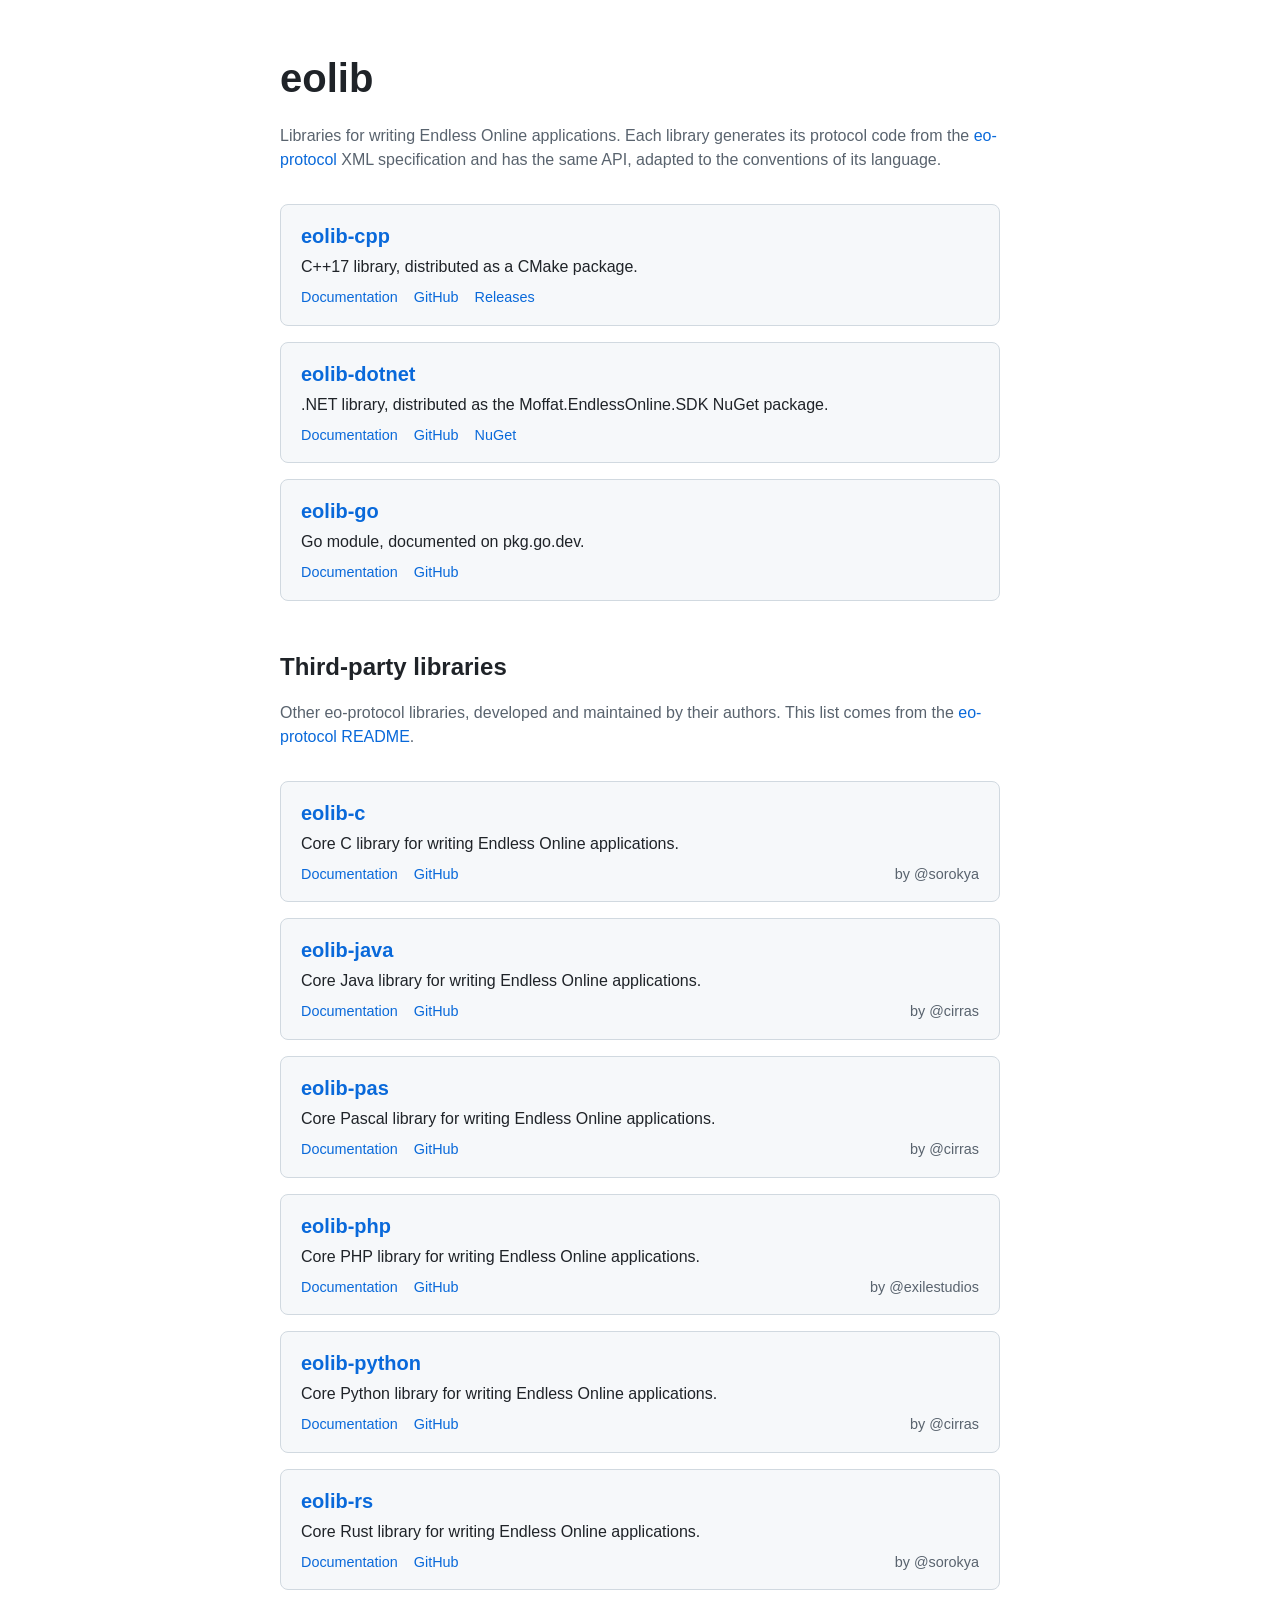
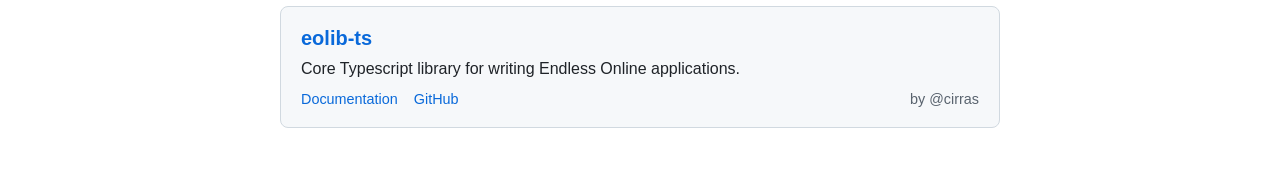
<file: site/index.html>
<!DOCTYPE html>
<html lang="en">
<head>
    <meta charset="utf-8">
    <meta name="viewport" content="width=device-width, initial-scale=1">
    <title>eolib documentation</title>
    <meta name="description" content="Documentation for the eolib libraries for writing Endless Online applications.">
    <link rel="stylesheet" href="style.css">
</head>
<body>
    <main>
        <h1>eolib</h1>
        <p class="lead">
            Libraries for writing Endless Online applications. Each library generates its protocol code from the
            <a href="https://github.com/cirras/eo-protocol">eo-protocol</a> XML specification and has the same API,
            adapted to the conventions of its language.
        </p>
        <ul class="libraries">
            <li>
                <h2><a href="eolib-cpp/">eolib-cpp</a></h2>
                <p>C++17 library, distributed as a CMake package.</p>
                <p class="links">
                    <a href="eolib-cpp/">Documentation</a>
                    <a href="https://github.com/ethanmoffat/eolib-cpp">GitHub</a>
                    <a href="https://github.com/ethanmoffat/eolib-cpp/releases">Releases</a>
                </p>
            </li>
            <li>
                <h2><a href="eolib-dotnet/">eolib-dotnet</a></h2>
                <p>.NET library, distributed as the Moffat.EndlessOnline.SDK NuGet package.</p>
                <p class="links">
                    <a href="eolib-dotnet/">Documentation</a>
                    <a href="https://github.com/ethanmoffat/eolib-dotnet">GitHub</a>
                    <a href="https://www.nuget.org/packages/Moffat.EndlessOnline.SDK/">NuGet</a>
                </p>
            </li>
            <li>
                <h2><a href="eolib-go/">eolib-go</a></h2>
                <p>Go module, documented on pkg.go.dev.</p>
                <p class="links">
                    <a href="eolib-go/">Documentation</a>
                    <a href="https://github.com/ethanmoffat/eolib-go">GitHub</a>
                </p>
            </li>
        </ul>

        <h2 class="section">Third-party libraries</h2>
        <p class="lead">
            Other eo-protocol libraries, developed and maintained by their authors. This list comes from the
            <a href="https://github.com/cirras/eo-protocol#libraries">eo-protocol README</a>.
        </p>
        <ul class="libraries">
            <!-- third-party-libraries:start -->
            <li>
                <h2><a href="https://sorokya.github.io/eolib-c/">eolib-c</a></h2>
                <p>Core C library for writing Endless Online applications.</p>
                <p class="links">
                    <a href="https://sorokya.github.io/eolib-c/">Documentation</a>
                    <a href="https://github.com/sorokya/eolib-c">GitHub</a>
                    <span class="author">by <a href="https://github.com/sorokya">@sorokya</a></span>
                </p>
            </li>
            <li>
                <h2><a href="https://javadoc.io/doc/dev.cirras/eolib">eolib-java</a></h2>
                <p>Core Java library for writing Endless Online applications.</p>
                <p class="links">
                    <a href="https://javadoc.io/doc/dev.cirras/eolib">Documentation</a>
                    <a href="https://github.com/cirras/eolib-java">GitHub</a>
                    <span class="author">by <a href="https://github.com/cirras">@cirras</a></span>
                </p>
            </li>
            <li>
                <h2><a href="https://cirras.github.io/eolib-pas/">eolib-pas</a></h2>
                <p>Core Pascal library for writing Endless Online applications.</p>
                <p class="links">
                    <a href="https://cirras.github.io/eolib-pas/">Documentation</a>
                    <a href="https://github.com/cirras/eolib-pas">GitHub</a>
                    <span class="author">by <a href="https://github.com/cirras">@cirras</a></span>
                </p>
            </li>
            <li>
                <h2><a href="https://exilestudios.github.io/eolib-php/">eolib-php</a></h2>
                <p>Core PHP library for writing Endless Online applications.</p>
                <p class="links">
                    <a href="https://exilestudios.github.io/eolib-php/">Documentation</a>
                    <a href="https://github.com/exilestudios/eolib-php">GitHub</a>
                    <span class="author">by <a href="https://github.com/exilestudios">@exilestudios</a></span>
                </p>
            </li>
            <li>
                <h2><a href="https://cirras.github.io/eolib-python">eolib-python</a></h2>
                <p>Core Python library for writing Endless Online applications.</p>
                <p class="links">
                    <a href="https://cirras.github.io/eolib-python">Documentation</a>
                    <a href="https://github.com/cirras/eolib-python">GitHub</a>
                    <span class="author">by <a href="https://github.com/cirras">@cirras</a></span>
                </p>
            </li>
            <li>
                <h2><a href="https://docs.rs/eolib">eolib-rs</a></h2>
                <p>Core Rust library for writing Endless Online applications.</p>
                <p class="links">
                    <a href="https://docs.rs/eolib">Documentation</a>
                    <a href="https://github.com/sorokya/eolib-rs">GitHub</a>
                    <span class="author">by <a href="https://github.com/sorokya">@sorokya</a></span>
                </p>
            </li>
            <li>
                <h2><a href="https://cirras.github.io/eolib-ts/">eolib-ts</a></h2>
                <p>Core Typescript library for writing Endless Online applications.</p>
                <p class="links">
                    <a href="https://cirras.github.io/eolib-ts/">Documentation</a>
                    <a href="https://github.com/cirras/eolib-ts">GitHub</a>
                    <span class="author">by <a href="https://github.com/cirras">@cirras</a></span>
                </p>
            </li>
            <!-- third-party-libraries:end -->
        </ul>
    </main>
</body>
</html>
</file>
<file: site/style.css>
:root {
    color-scheme: light dark;
    --text: #1f2328;
    --muted: #59636e;
    --background: #ffffff;
    --card: #f6f8fa;
    --border: #d1d9e0;
    --link: #0969da;
}

@media (prefers-color-scheme: dark) {
    :root {
        --text: #e6edf3;
        --muted: #9198a1;
        --background: #0d1117;
        --card: #161b22;
        --border: #30363d;
        --link: #4493f8;
    }
}

body {
    margin: 0;
    color: var(--text);
    background: var(--background);
    font: 16px/1.5 -apple-system, BlinkMacSystemFont, "Segoe UI", Helvetica, Arial, sans-serif;
}

main {
    max-width: 720px;
    margin: 0 auto;
    padding: 48px 24px;
}

a {
    color: var(--link);
    text-decoration: none;
}

a:hover {
    text-decoration: underline;
}

h1 {
    margin: 0 0 8px;
    font-size: 2.5em;
}

.lead {
    color: var(--muted);
}

h2.section {
    margin: 48px 0 8px;
    font-size: 1.5em;
}

.libraries {
    display: grid;
    gap: 16px;
    margin: 32px 0 0;
    padding: 0;
    list-style: none;
}

.libraries li {
    padding: 16px 20px;
    background: var(--card);
    border: 1px solid var(--border);
    border-radius: 8px;
}

.libraries h2 {
    margin: 0 0 4px;
    font-size: 1.25em;
}

.libraries p {
    margin: 0;
}

.links {
    display: flex;
    gap: 16px;
    margin-top: 8px !important;
    font-size: 0.9em;
}

.author {
    margin-left: auto;
    color: var(--muted);
}

.author a {
    color: inherit;
}
</file>
